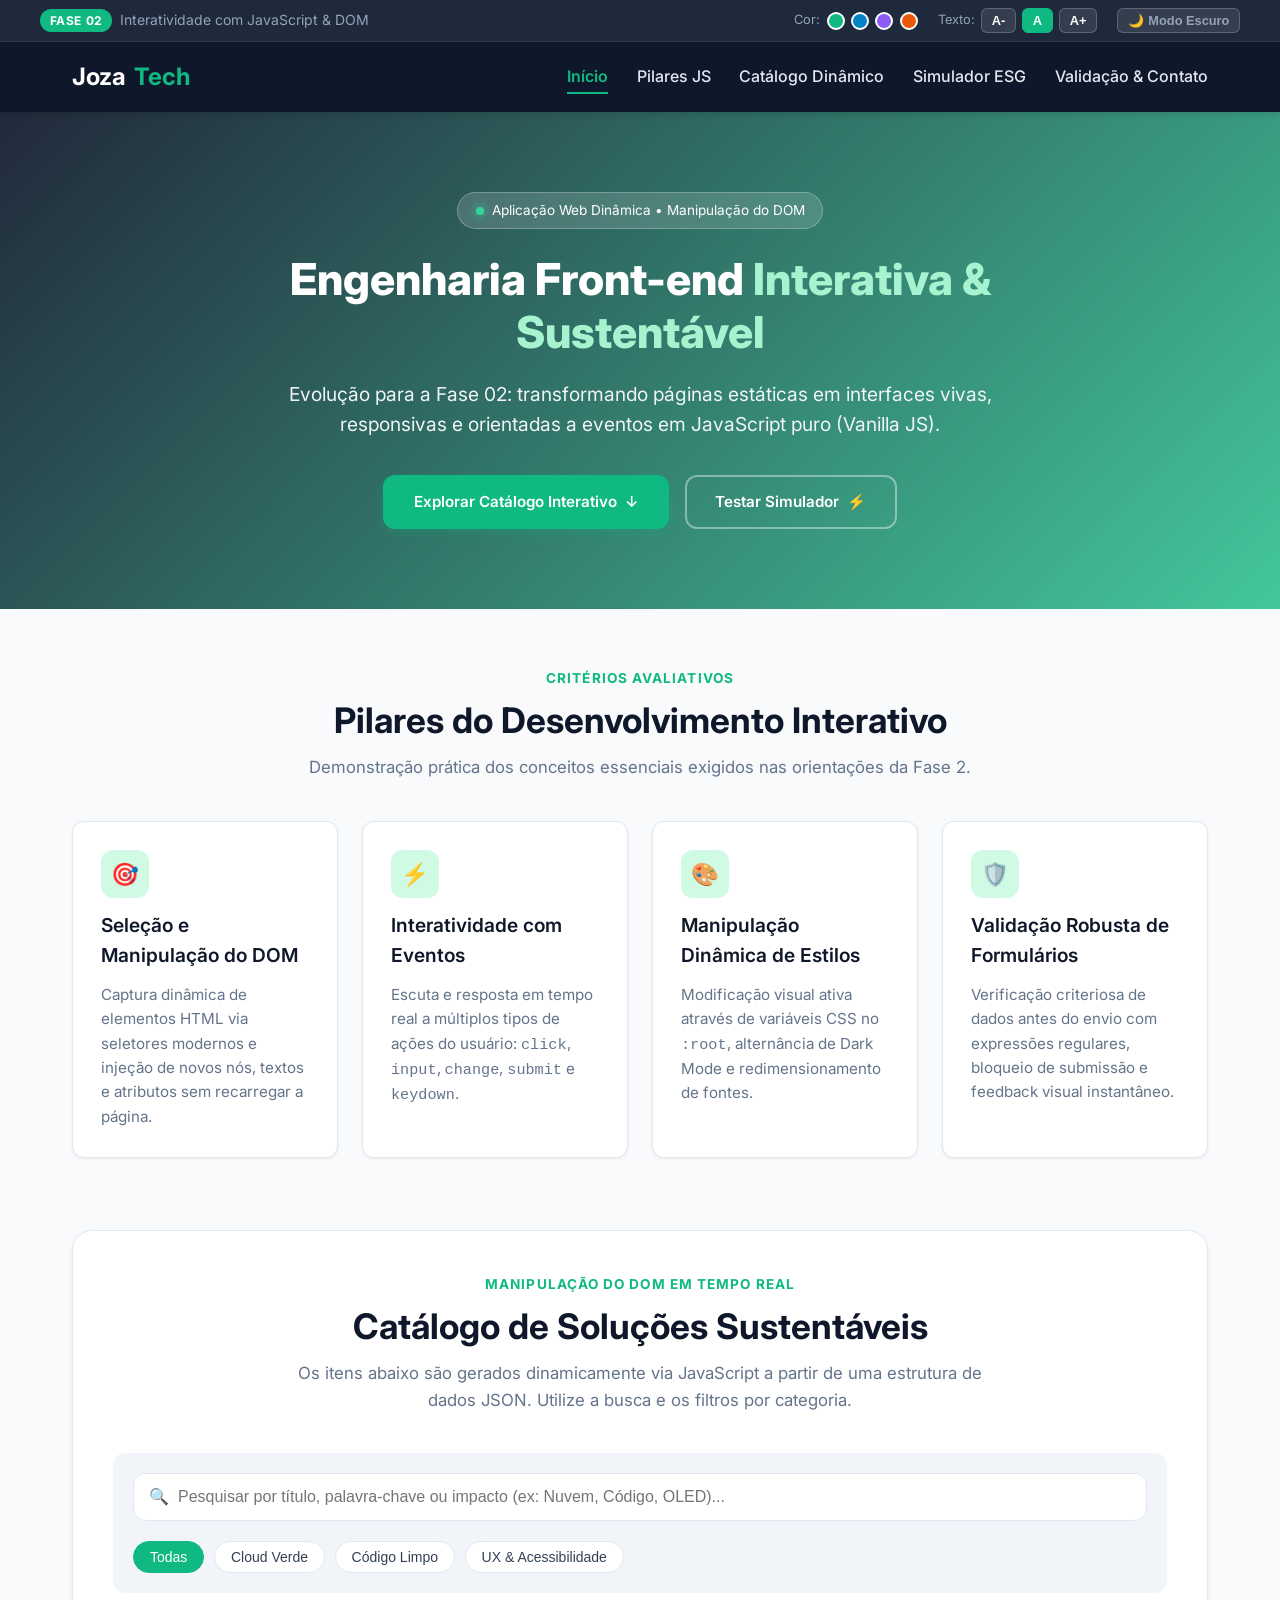
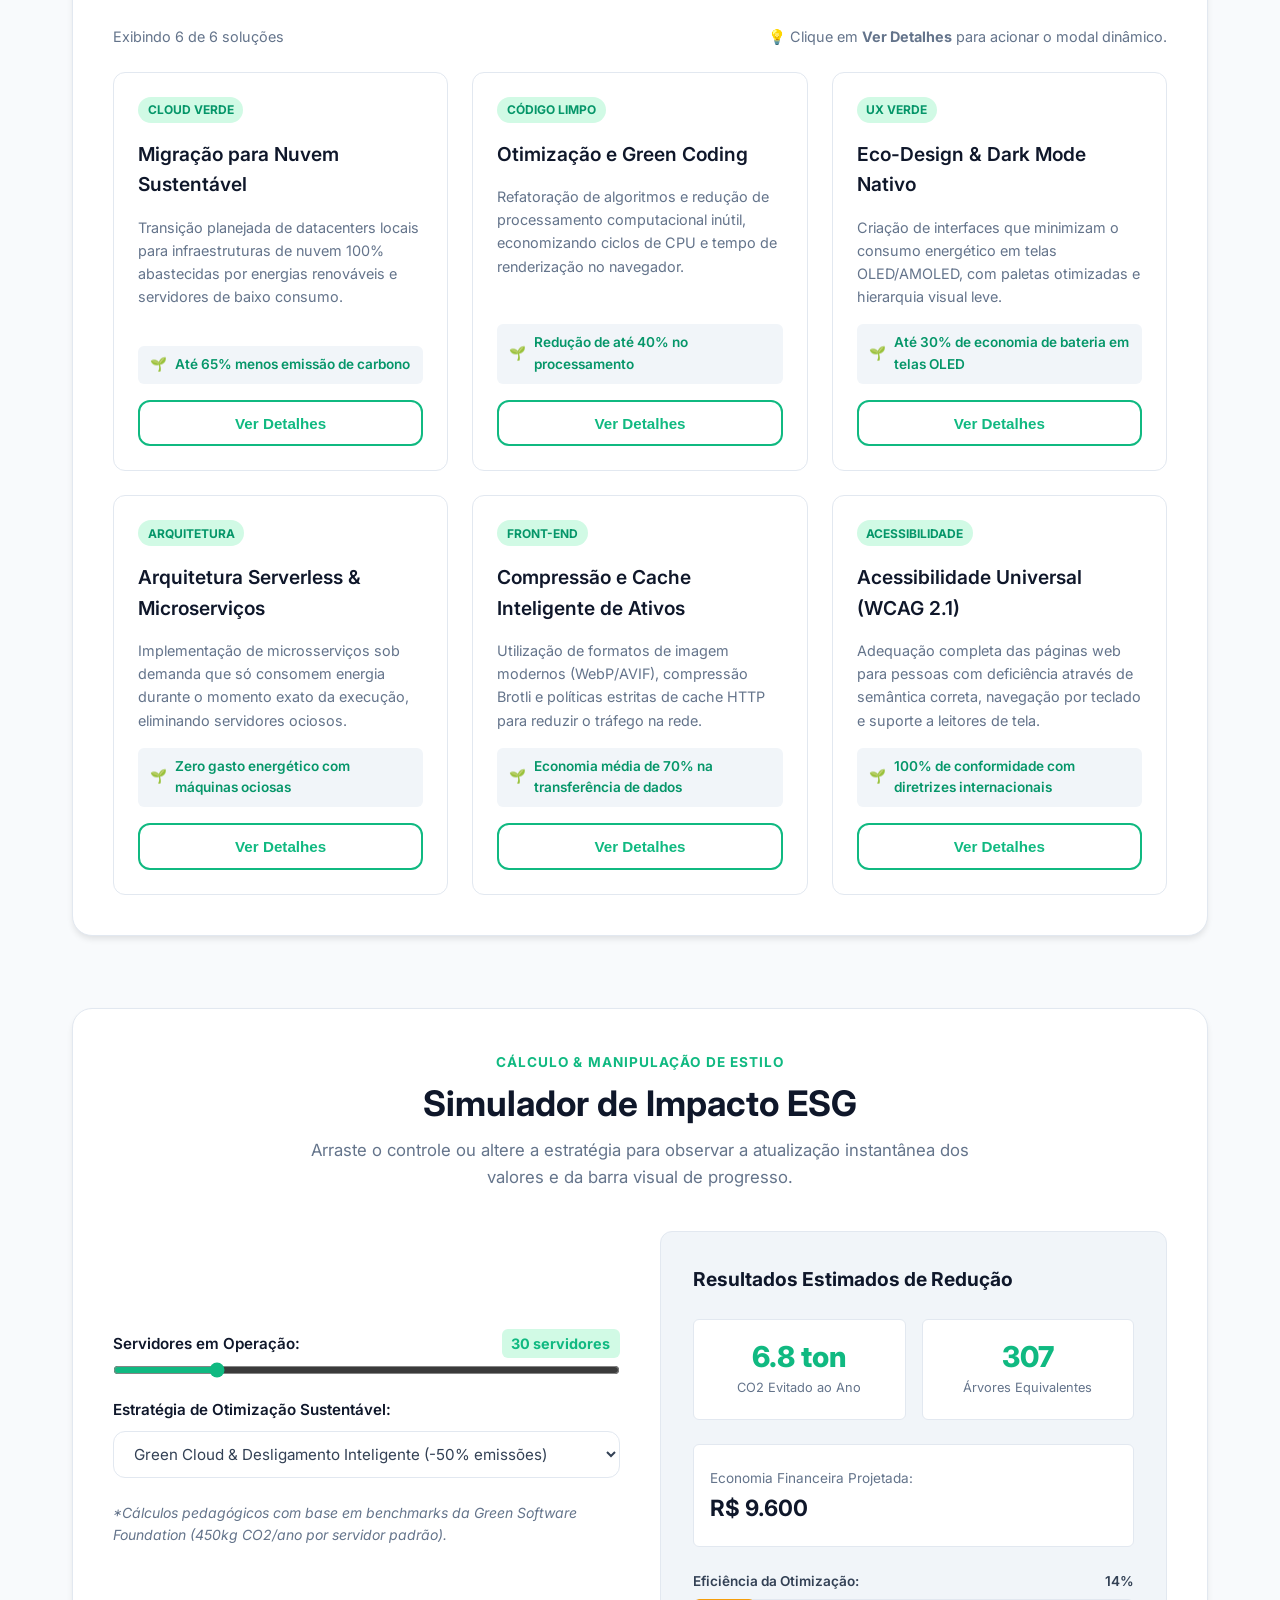
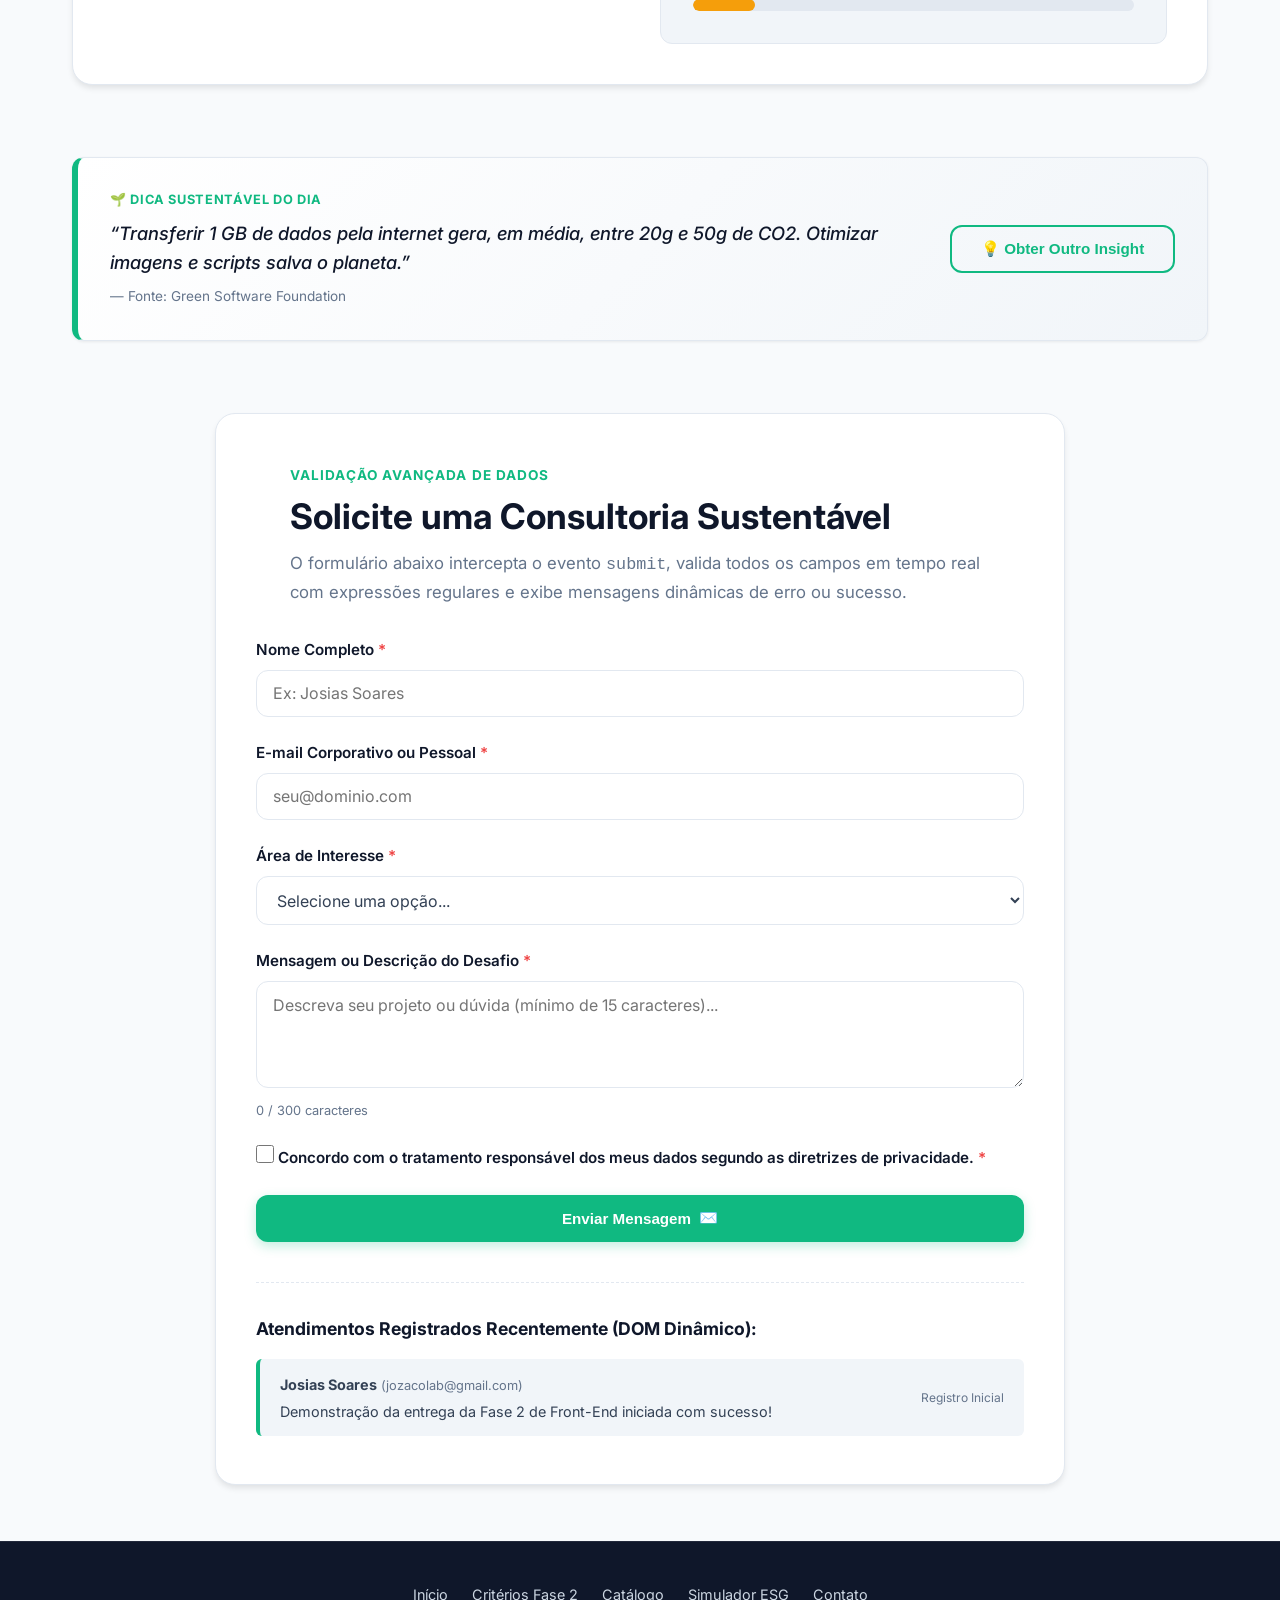
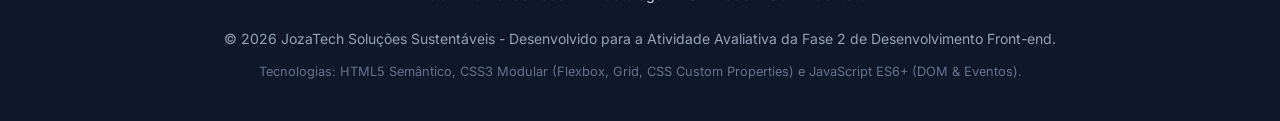
<file: Site_Fase_02/index.html>
<!DOCTYPE html>
<html lang="pt-BR">
<head>
    <meta charset="UTF-8">
    <meta name="viewport" content="width=device-width, initial-scale=1.0">
    <title>JozaTech Soluções - Fase 02: Interatividade & Manipulação do DOM</title>
    <meta name="description" content="Aplicação web interativa desenvolvida para a Avaliação da Fase 2 de Desenvolvimento Front-end. Foco em manipulação do DOM, eventos, validação de dados e personalização de estilos com JavaScript.">
    
    <!-- Google Fonts: Inter -->
    <link rel="preconnect" href="https://fonts.googleapis.com">
    <link rel="preconnect" href="https://fonts.gstatic.com" crossorigin>
    <link href="https://fonts.googleapis.com/css2?family=Inter:wght@300;400;500;600;700;800&display=swap" rel="stylesheet">
    
    <!-- Folha de Estilos Modular -->
    <link rel="stylesheet" href="css/style.css">
</head>
<body>

    <!-- ======================================================================
         1. Barra de Acessibilidade & Customização Visual (Manipulada por JS)
         ====================================================================== -->
    <aside class="accessibility-bar" aria-label="Controles de Acessibilidade e Estilo">
        <div class="accessibility-container">
            <div class="accessibility-notice">
                <span class="badge-phase">Fase 02</span>
                <span>Interatividade com JavaScript & DOM</span>
            </div>

            <div class="controls-group">
                <!-- Seletor de Paleta de Cores Dinâmica -->
                <div class="control-item">
                    <span>Cor:</span>
                    <div class="color-dots" title="Selecione uma cor de destaque">
                        <button class="dot-color" data-color="#10b981" aria-label="Cor Verde Esmeralda" title="Verde Esmeralda"></button>
                        <button class="dot-color" data-color="#0284c7" aria-label="Cor Azul Oceano" title="Azul Oceano"></button>
                        <button class="dot-color" data-color="#8b5cf6" aria-label="Cor Roxo Tech" title="Roxo Tech"></button>
                        <button class="dot-color" data-color="#ea580c" aria-label="Cor Laranja Energia" title="Laranja Energia"></button>
                    </div>
                </div>

                <!-- Controle de Tamanho de Fonte -->
                <div class="control-item" role="group" aria-label="Ajuste do tamanho de texto">
                    <span>Texto:</span>
                    <button id="font-decrease" class="btn-ctrl" aria-label="Diminuir fonte">A-</button>
                    <button id="font-reset" class="btn-ctrl active" aria-label="Fonte padrão">A</button>
                    <button id="font-increase" class="btn-ctrl" aria-label="Aumentar fonte">A+</button>
                </div>

                <!-- Alternador de Tema Escuro / Claro -->
                <div class="control-item">
                    <button id="theme-toggle" class="btn-ctrl" aria-label="Alternar para Modo Escuro">
                        <span id="theme-icon">🌙</span>
                        <span id="theme-text">Modo Escuro</span>
                    </button>
                </div>
            </div>
        </div>
    </aside>

    <!-- ======================================================================
         2. Cabeçalho & Navegação Principal
         ====================================================================== -->
    <header>
        <div class="nav-container">
            <a href="#" class="logo">
                Joza<span>Tech</span>
            </a>

            <button id="mobile-toggle" class="btn-mobile-toggle" aria-label="Abrir menu de navegação" aria-expanded="false">
                ☰
            </button>

            <nav aria-label="Navegação do Site">
                <ul id="nav-menu" class="nav-menu">
                    <li><a href="#inicio" class="active">Início</a></li>
                    <li><a href="#pilares">Pilares JS</a></li>
                    <li><a href="#catalogo">Catálogo Dinâmico</a></li>
                    <li><a href="#simulador">Simulador ESG</a></li>
                    <li><a href="#contato">Validação & Contato</a></li>
                </ul>
            </nav>
        </div>
    </header>

    <!-- ======================================================================
         3. Seção Hero com Gatilhos de Ação
         ====================================================================== -->
    <section id="inicio" class="hero">
        <div class="hero-content">
            <div class="hero-pill">
                <span class="status-indicator"></span>
                <span>Aplicação Web Dinâmica • Manipulação do DOM</span>
            </div>
            <h1>Engenharia Front-end <span>Interativa & Sustentável</span></h1>
            <p>
                Evolução para a Fase 02: transformando páginas estáticas em interfaces vivas, responsivas e orientadas a eventos em JavaScript puro (Vanilla JS).
            </p>
            <div class="hero-actions">
                <a href="#catalogo" class="btn btn-primary">
                    <span>Explorar Catálogo Interativo</span>
                    <span>↓</span>
                </a>
                <a href="#simulador" class="btn btn-secondary">
                    <span>Testar Simulador</span>
                    <span>⚡</span>
                </a>
            </div>
        </div>
    </section>

    <!-- ======================================================================
         4. Conteúdo Principal da Aplicação
         ====================================================================== -->
    <main>

        <!-- 4.1 Pilares da Fase 02 (DOM, Eventos, Estilos e Validação) -->
        <section id="pilares" aria-labelledby="titulo-pilares">
            <div class="section-header">
                <span class="section-tag">Critérios Avaliativos</span>
                <h2 id="titulo-pilares" class="section-title">Pilares do Desenvolvimento Interativo</h2>
                <p class="section-subtitle">
                    Demonstração prática dos conceitos essenciais exigidos nas orientações da Fase 2.
                </p>
            </div>

            <div class="dom-features-grid">
                <div class="feature-card">
                    <div class="card-icon">🎯</div>
                    <h3>Seleção e Manipulação do DOM</h3>
                    <p>Captura dinâmica de elementos HTML via seletores modernos e injeção de novos nós, textos e atributos sem recarregar a página.</p>
                </div>

                <div class="feature-card">
                    <div class="card-icon">⚡</div>
                    <h3>Interatividade com Eventos</h3>
                    <p>Escuta e resposta em tempo real a múltiplos tipos de ações do usuário: <code>click</code>, <code>input</code>, <code>change</code>, <code>submit</code> e <code>keydown</code>.</p>
                </div>

                <div class="feature-card">
                    <div class="card-icon">🎨</div>
                    <h3>Manipulação Dinâmica de Estilos</h3>
                    <p>Modificação visual ativa através de variáveis CSS no <code>:root</code>, alternância de Dark Mode e redimensionamento de fontes.</p>
                </div>

                <div class="feature-card">
                    <div class="card-icon">🛡️</div>
                    <h3>Validação Robusta de Formulários</h3>
                    <p>Verificação criteriosa de dados antes do envio com expressões regulares, bloqueio de submissão e feedback visual instantâneo.</p>
                </div>
            </div>
        </section>

        <!-- 4.2 Catálogo Dinâmico com Filtros, Busca e Geração de Elementos no DOM -->
        <section id="catalogo" class="catalog-section" aria-labelledby="titulo-catalogo">
            <div class="section-header">
                <span class="section-tag">Manipulação do DOM em Tempo Real</span>
                <h2 id="titulo-catalogo" class="section-title">Catálogo de Soluções Sustentáveis</h2>
                <p class="section-subtitle">
                    Os itens abaixo são gerados dinamicamente via JavaScript a partir de uma estrutura de dados JSON. Utilize a busca e os filtros por categoria.
                </p>
            </div>

            <!-- Barra de Ferramentas: Busca e Filtros -->
            <div class="catalog-toolbar">
                <div class="search-box-wrapper">
                    <span class="search-icon">🔍</span>
                    <input 
                        type="search" 
                        id="search-input" 
                        class="search-input" 
                        placeholder="Pesquisar por título, palavra-chave ou impacto (ex: Nuvem, Código, OLED)..."
                        aria-label="Pesquisar soluções sustentáveis"
                    >
                </div>

                <div class="filter-pills" role="group" aria-label="Filtrar por categoria">
                    <button class="filter-btn active" data-filter="all">Todas</button>
                    <button class="filter-btn" data-filter="cloud">Cloud Verde</button>
                    <button class="filter-btn" data-filter="codigo">Código Limpo</button>
                    <button class="filter-btn" data-filter="design">UX & Acessibilidade</button>
                </div>
            </div>

            <div class="catalog-status">
                <span id="catalog-count">Carregando catálogo...</span>
                <span>💡 Clique em <strong>Ver Detalhes</strong> para acionar o modal dinâmico.</span>
            </div>

            <!-- Grade onde o JavaScript injeta os cards -->
            <div id="catalog-grid" class="catalog-grid" aria-live="polite">
                <!-- Conteúdo renderizado pelo arquivo js/script.js -->
            </div>
        </section>

        <!-- 4.3 Simulador Interativo: Cálculos, Eventos Input e Mudança de Estilos -->
        <section id="simulador" class="simulator-section" aria-labelledby="titulo-simulador">
            <div class="section-header">
                <span class="section-tag">Cálculo & Manipulação de Estilo</span>
                <h2 id="titulo-simulador" class="section-title">Simulador de Impacto ESG</h2>
                <p class="section-subtitle">
                    Arraste o controle ou altere a estratégia para observar a atualização instantânea dos valores e da barra visual de progresso.
                </p>
            </div>

            <div class="simulator-layout">
                <!-- Controles do Simulador -->
                <div class="sim-controls">
                    <div class="control-block">
                        <div class="control-label-wrapper">
                            <label for="range-servers">Servidores em Operação:</label>
                            <span id="range-value" class="range-value-badge">30 servidores</span>
                        </div>
                        <input 
                            type="range" 
                            id="range-servers" 
                            class="sim-range" 
                            min="1" 
                            max="150" 
                            value="30"
                            aria-label="Selecione a quantidade de servidores"
                        >
                    </div>

                    <div class="control-block">
                        <label for="select-strategy">Estratégia de Otimização Sustentável:</label>
                        <select id="select-strategy" class="sim-select" aria-label="Estratégia de Otimização">
                            <option value="0.30">Refatoração de Front-End & Compressão (-30% emissões)</option>
                            <option value="0.50" selected>Green Cloud & Desligamento Inteligente (-50% emissões)</option>
                            <option value="0.70">Arquitetura Serverless 100% Renovável (-70% emissões)</option>
                        </select>
                    </div>

                    <p style="font-size: 0.875rem; color: var(--text-light);">
                        <em>*Cálculos pedagógicos com base em benchmarks da Green Software Foundation (450kg CO2/ano por servidor padrão).</em>
                    </p>
                </div>

                <!-- Resultados e Barra de Progresso Manipulada no DOM -->
                <div class="sim-results">
                    <h4>Resultados Estimados de Redução</h4>
                    
                    <div class="result-metric-grid">
                        <div class="metric-box">
                            <div id="metric-co2" class="metric-number">0 kg</div>
                            <div class="metric-label">CO2 Evitado ao Ano</div>
                        </div>

                        <div class="metric-box">
                            <div id="metric-trees" class="metric-number">0</div>
                            <div class="metric-label">Árvores Equivalentes</div>
                        </div>
                    </div>

                    <div class="metric-box" style="text-align: left;">
                        <span style="font-size: 0.85rem; color: var(--text-light);">Economia Financeira Projetada:</span>
                        <div id="metric-economy" style="font-size: 1.4rem; font-weight: 700; color: var(--secondary-color);">R$ 0</div>
                    </div>

                    <!-- Barra de Progresso Dinâmica -->
                    <div class="progress-container">
                        <div class="progress-header">
                            <span>Eficiência da Otimização:</span>
                            <span id="progress-percent">0%</span>
                        </div>
                        <div class="progress-bar-bg" role="progressbar" aria-valuemin="0" aria-valuemax="100">
                            <div id="progress-fill" class="progress-bar-fill"></div>
                        </div>
                    </div>
                </div>
            </div>
        </section>

        <!-- 4.4 Dica Sustentável do Dia (Manipulação Assíncrona de Conteúdo) -->
        <section aria-labelledby="titulo-insight">
            <h2 id="titulo-insight" class="visually-hidden" style="display:none;">Dica de TI Verde</h2>
            <div class="insight-box">
                <div class="insight-text-area">
                    <div class="insight-label">🌱 Dica Sustentável do Dia</div>
                    <blockquote id="insight-quote" class="insight-quote">
                        “Transferir 1 GB de dados pela internet gera, em média, entre 20g e 50g de CO2. Otimizar imagens e scripts salva o planeta.”
                    </blockquote>
                    <p id="insight-author" class="insight-author">— Fonte: Green Software Foundation</p>
                </div>
                <button id="btn-new-insight" class="btn btn-outline" type="button">
                    💡 Obter Outro Insight
                </button>
            </div>
        </section>

        <!-- 4.5 Formulário de Contato com Validação Completa em JavaScript -->
        <section id="contato" class="contact-section" aria-labelledby="titulo-contato">
            <div class="section-header" style="text-align: left; margin-bottom: 2rem;">
                <span class="section-tag">Validação Avançada de Dados</span>
                <h2 id="titulo-contato" class="section-title">Solicite uma Consultoria Sustentável</h2>
                <p class="section-subtitle">
                    O formulário abaixo intercepta o evento <code>submit</code>, valida todos os campos em tempo real com expressões regulares e exibe mensagens dinâmicas de erro ou sucesso.
                </p>
            </div>

            <form id="contact-form" novalidate>
                <!-- Campo Nome -->
                <div class="form-group">
                    <label for="nome">Nome Completo <span class="required-mark">*</span></label>
                    <input 
                        type="text" 
                        id="nome" 
                        name="nome" 
                        class="form-control" 
                        placeholder="Ex: Josias Soares" 
                        required
                    >
                    <span id="error-nome" class="error-message"></span>
                </div>

                <!-- Campo E-mail -->
                <div class="form-group">
                    <label for="email">E-mail Corporativo ou Pessoal <span class="required-mark">*</span></label>
                    <input 
                        type="email" 
                        id="email" 
                        name="email" 
                        class="form-control" 
                        placeholder="seu@dominio.com" 
                        required
                    >
                    <span id="error-email" class="error-message"></span>
                </div>

                <!-- Campo Assunto -->
                <div class="form-group">
                    <label for="assunto">Área de Interesse <span class="required-mark">*</span></label>
                    <select id="assunto" name="assunto" class="form-control" required>
                        <option value="">Selecione uma opção...</option>
                        <option value="cloud">Migração para Cloud Verde</option>
                        <option value="coding">Auditoria de Green Coding & Front-end</option>
                        <option value="acessibilidade">Acessibilidade Digital (WCAG 2.1)</option>
                        <option value="outro">Outras Consultorias Sustentáveis</option>
                    </select>
                    <span id="error-assunto" class="error-message"></span>
                </div>

                <!-- Campo Mensagem com Contador de Caracteres -->
                <div class="form-group">
                    <label for="mensagem">Mensagem ou Descrição do Desafio <span class="required-mark">*</span></label>
                    <textarea 
                        id="mensagem" 
                        name="mensagem" 
                        rows="4" 
                        maxlength="300" 
                        class="form-control" 
                        placeholder="Descreva seu projeto ou dúvida (mínimo de 15 caracteres)..." 
                        required
                    ></textarea>
                    <div style="display: flex; justify-content: space-between; align-items: flex-start;">
                        <span id="error-mensagem" class="error-message"></span>
                        <span id="char-counter" class="char-counter">0 / 300 caracteres</span>
                    </div>
                </div>

                <!-- Termos e Condições -->
                <div class="form-group">
                    <label class="checkbox-label" for="termos">
                        <input type="checkbox" id="termos" name="termos" required>
                        <span>Concordo com o tratamento responsável dos meus dados segundo as diretrizes de privacidade. <span class="required-mark">*</span></span>
                    </label>
                    <span id="error-termos" class="error-message"></span>
                </div>

                <!-- Botão de Envio com Efeito Dinâmico -->
                <button type="submit" class="btn btn-primary" style="width: 100%;">
                    <span>Enviar Mensagem</span>
                    <span>✉️</span>
                </button>
            </form>

            <!-- Histórico Dinâmico de Envios Recentes adicionados via DOM -->
            <div class="recent-submissions">
                <h4>Atendimentos Registrados Recentemente (DOM Dinâmico):</h4>
                <div id="submissions-list" class="submissions-list">
                    <div class="submission-item">
                        <div>
                            <strong>Josias Soares</strong> 
                            <span style="color: var(--text-light); font-size: 0.8rem;">(jozacolab@gmail.com)</span>
                            <p style="margin-top: 0.2rem; color: var(--text-main);">Demonstração da entrega da Fase 2 de Front-End iniciada com sucesso!</p>
                        </div>
                        <span style="font-size: 0.75rem; color: var(--text-light); white-space: nowrap;">Registro Inicial</span>
                    </div>
                </div>
            </div>
        </section>

    </main>

    <!-- ======================================================================
         5. Janela Modal de Detalhes (Manipulada dinamicamente via JS)
         ====================================================================== -->
    <div id="modal-overlay" class="modal-overlay" role="dialog" aria-modal="true" aria-hidden="true">
        <div class="modal-container">
            <button id="btn-close-modal" class="btn-close-modal" aria-label="Fechar janela modal">&times;</button>
            <div class="modal-content">
                <span id="modal-category" class="solution-tag" style="margin-bottom: 0.75rem; display: inline-block;">Categoria</span>
                <h3 id="modal-title">Título da Solução</h3>
                <p id="modal-description">Descrição aprofundada da solução selecionada.</p>
                <div class="modal-highlight">
                    <strong id="modal-impact">Impacto:</strong>
                </div>
                <button class="btn btn-primary" onclick="document.getElementById('modal-overlay').classList.remove('open');" style="width: 100%;">
                    Entendido, Voltar à Página
                </button>
            </div>
        </div>
    </div>

    <!-- Contêiner de Notificações Flutuantes (Toast) -->
    <div id="toast-container" class="toast-container" aria-live="assertive"></div>

    <!-- ======================================================================
         6. Rodapé
         ====================================================================== -->
    <footer>
        <div class="footer-content">
            <ul class="footer-links">
                <li><a href="#inicio">Início</a></li>
                <li><a href="#pilares">Critérios Fase 2</a></li>
                <li><a href="#catalogo">Catálogo</a></li>
                <li><a href="#simulador">Simulador ESG</a></li>
                <li><a href="#contato">Contato</a></li>
            </ul>
            <p>&copy; 2026 JozaTech Soluções Sustentáveis - Desenvolvido para a Atividade Avaliativa da Fase 2 de Desenvolvimento Front-end.</p>
            <p style="font-size: 0.8rem; color: #64748b;">
                Tecnologias: HTML5 Semântico, CSS3 Modular (Flexbox, Grid, CSS Custom Properties) e JavaScript ES6+ (DOM & Eventos).
            </p>
        </div>
    </footer>

    <!-- Script JavaScript com defer para garantir o carregamento do DOM -->
    <script src="js/script.js" defer></script>
</body>
</html>
</file>
<file: Site_Fase_02/css/style.css>
/* ==========================================================================
   JozaTech Soluções - Fase 02: CSS Principal & Temas
   Disciplina: Desenvolvimento Front-end (6º Período)
   Recursos: CSS Grid, Flexbox, Variáveis CSS, Dark Theme, Design Responsivo
   ========================================================================== */

/* --------------------------------------------------------------------------
   1. Variáveis CSS Globais (Custom Properties para manipulação via JS)
   -------------------------------------------------------------------------- */
:root {
    --primary-color: #10b981;
    --primary-dark: #059669;
    --primary-light: #d1fae5;
    --primary-glow: rgba(16, 185, 129, 0.25);
    
    --secondary-color: #0f172a;
    --secondary-light: #1e293b;
    
    --text-main: #334155;
    --text-light: #64748b;
    --text-inverse: #f8fafc;
    
    --bg-body: #f8fafc;
    --bg-card: #ffffff;
    --bg-card-subtle: #f1f5f9;
    --bg-header: #0f172a;
    
    --border-color: #e2e8f0;
    --border-focus: var(--primary-color);
    
    --danger-color: #ef4444;
    --danger-bg: #fee2e2;
    --success-color: #10b981;
    --success-bg: #d1fae5;
    --warning-color: #f59e0b;
    --info-color: #3b82f6;

    --radius-sm: 6px;
    --radius-md: 12px;
    --radius-lg: 20px;
    --radius-full: 9999px;

    --font-scale: 1rem;
    --transition-fast: 0.2s ease;
    --transition-normal: 0.3s cubic-bezier(0.4, 0, 0.2, 1);
    
    --shadow-sm: 0 1px 3px rgba(0, 0, 0, 0.07);
    --shadow-md: 0 4px 6px -1px rgba(0, 0, 0, 0.1);
    --shadow-lg: 0 10px 20px -3px rgba(0, 0, 0, 0.12);
}

/* --------------------------------------------------------------------------
   2. Modo Escuro (Aplicado dinamicamente via JS na classe .dark-theme)
   -------------------------------------------------------------------------- */
body.dark-theme {
    --secondary-color: #090d16;
    --secondary-light: #131c2e;
    
    --text-main: #e2e8f0;
    --text-light: #94a3b8;
    --text-inverse: #ffffff;
    
    --bg-body: #0b0f19;
    --bg-card: #151f32;
    --bg-card-subtle: #1c273d;
    --bg-header: #090d16;
    
    --border-color: #25334c;
    --danger-bg: #450a0a;
    --success-bg: #064e3b;
    
    --shadow-sm: 0 1px 3px rgba(0, 0, 0, 0.4);
    --shadow-md: 0 4px 6px -1px rgba(0, 0, 0, 0.5);
    --shadow-lg: 0 10px 20px -3px rgba(0, 0, 0, 0.6);
}

/* --------------------------------------------------------------------------
   3. Reset & Estilos Base
   -------------------------------------------------------------------------- */
* {
    margin: 0;
    padding: 0;
    box-sizing: border-box;
}

html {
    scroll-behavior: smooth;
    font-size: var(--font-scale);
}

body {
    font-family: 'Inter', -apple-system, BlinkMacSystemFont, "Segoe UI", Roboto, sans-serif;
    background-color: var(--bg-body);
    color: var(--text-main);
    line-height: 1.6;
    transition: background-color var(--transition-normal), color var(--transition-normal);
    min-height: 100vh;
    display: flex;
    flex-direction: column;
}

img {
    max-width: 100%;
    display: block;
}

/* --------------------------------------------------------------------------
   4. Barra de Acessibilidade & Customização Visual (Manipulada por JS)
   -------------------------------------------------------------------------- */
.accessibility-bar {
    background-color: var(--secondary-light);
    color: #e2e8f0;
    padding: 0.5rem 1.5rem;
    font-size: 0.875rem;
    border-bottom: 1px solid rgba(255, 255, 255, 0.08);
}

.accessibility-container {
    max-width: 1200px;
    margin: 0 auto;
    display: flex;
    justify-content: space-between;
    align-items: center;
    flex-wrap: wrap;
    gap: 0.75rem;
}

.accessibility-notice {
    display: flex;
    align-items: center;
    gap: 0.5rem;
    color: #94a3b8;
}

.badge-phase {
    background: var(--primary-color);
    color: #ffffff;
    font-weight: 700;
    font-size: 0.75rem;
    padding: 0.15rem 0.6rem;
    border-radius: var(--radius-full);
    letter-spacing: 0.05em;
    text-transform: uppercase;
}

.controls-group {
    display: flex;
    align-items: center;
    gap: 1.25rem;
    flex-wrap: wrap;
}

.control-item {
    display: flex;
    align-items: center;
    gap: 0.4rem;
}

.control-item span {
    font-size: 0.8rem;
    color: #94a3b8;
}

.btn-ctrl {
    background: rgba(255, 255, 255, 0.1);
    color: #ffffff;
    border: 1px solid rgba(255, 255, 255, 0.2);
    padding: 0.25rem 0.6rem;
    border-radius: var(--radius-sm);
    font-size: 0.8rem;
    font-weight: 600;
    cursor: pointer;
    transition: var(--transition-fast);
    display: inline-flex;
    align-items: center;
    gap: 0.3rem;
}

.btn-ctrl:hover, .btn-ctrl:focus {
    background: var(--primary-color);
    border-color: var(--primary-color);
    outline: none;
}

.btn-ctrl.active {
    background: var(--primary-color);
    border-color: var(--primary-color);
}

.color-dots {
    display: flex;
    gap: 0.4rem;
    align-items: center;
}

.dot-color {
    width: 18px;
    height: 18px;
    border-radius: 50%;
    border: 2px solid #ffffff;
    cursor: pointer;
    transition: transform var(--transition-fast);
}

.dot-color:hover, .dot-color:focus {
    transform: scale(1.25);
    outline: none;
}

.dot-color[data-color="#10b981"] { background-color: #10b981; }
.dot-color[data-color="#0284c7"] { background-color: #0284c7; }
.dot-color[data-color="#8b5cf6"] { background-color: #8b5cf6; }
.dot-color[data-color="#ea580c"] { background-color: #ea580c; }

/* --------------------------------------------------------------------------
   5. Cabeçalho & Navegação
   -------------------------------------------------------------------------- */
header {
    background-color: var(--bg-header);
    color: #ffffff;
    position: sticky;
    top: 0;
    z-index: 100;
    box-shadow: var(--shadow-md);
    transition: background-color var(--transition-normal);
}

.nav-container {
    max-width: 1200px;
    margin: 0 auto;
    padding: 1rem 2rem;
    display: flex;
    justify-content: space-between;
    align-items: center;
}

.logo {
    font-size: 1.5rem;
    font-weight: 700;
    color: #ffffff;
    text-decoration: none;
    display: flex;
    align-items: center;
    gap: 0.5rem;
}

.logo span {
    color: var(--primary-color);
    transition: color var(--transition-fast);
}

.nav-menu {
    list-style: none;
    display: flex;
    gap: 1.8rem;
    align-items: center;
}

.nav-menu a {
    color: #e2e8f0;
    text-decoration: none;
    font-weight: 500;
    transition: var(--transition-fast);
    position: relative;
    padding: 0.2rem 0;
}

.nav-menu a:hover, .nav-menu a:focus {
    color: var(--primary-color);
}

.nav-menu a.active {
    color: var(--primary-color);
    font-weight: 600;
}

.nav-menu a::after {
    content: '';
    position: absolute;
    bottom: -4px;
    left: 0;
    width: 0;
    height: 2px;
    background-color: var(--primary-color);
    transition: width var(--transition-fast);
}

.nav-menu a:hover::after, .nav-menu a.active::after {
    width: 100%;
}

.btn-mobile-toggle {
    display: none;
    background: none;
    border: none;
    color: #ffffff;
    font-size: 1.5rem;
    cursor: pointer;
}

/* --------------------------------------------------------------------------
   6. Seção Hero Interativa
   -------------------------------------------------------------------------- */
.hero {
    background: linear-gradient(135deg, rgba(15, 23, 42, 0.92) 0%, rgba(16, 185, 129, 0.78) 100%),
                url('https://images.unsplash.com/photo-1497435334941-8c899ee9e8e9?auto=format&fit=crop&w=1920&q=80') center/cover no-repeat;
    color: #ffffff;
    padding: 5rem 2rem;
    text-align: center;
    position: relative;
}

.hero-content {
    max-width: 860px;
    margin: 0 auto;
}

.hero-pill {
    display: inline-flex;
    align-items: center;
    gap: 0.5rem;
    background: rgba(255, 255, 255, 0.15);
    backdrop-filter: blur(6px);
    padding: 0.4rem 1.1rem;
    border-radius: var(--radius-full);
    font-size: 0.85rem;
    margin-bottom: 1.5rem;
    border: 1px solid rgba(255, 255, 255, 0.25);
}

.hero-pill .status-indicator {
    width: 8px;
    height: 8px;
    border-radius: 50%;
    background-color: #34d399;
    box-shadow: 0 0 8px #34d399;
    animation: pulse 2s infinite;
}

@keyframes pulse {
    0%, 100% { opacity: 1; transform: scale(1); }
    50% { opacity: 0.5; transform: scale(0.9); }
}

.hero h1 {
    font-size: 2.75rem;
    line-height: 1.2;
    margin-bottom: 1.25rem;
    font-weight: 800;
}

.hero h1 span {
    color: #a7f3d0;
}

.hero p {
    font-size: 1.2rem;
    margin-bottom: 2.2rem;
    color: #f1f5f9;
    max-width: 720px;
    margin-left: auto;
    margin-right: auto;
}

.hero-actions {
    display: flex;
    justify-content: center;
    gap: 1rem;
    flex-wrap: wrap;
}

/* --------------------------------------------------------------------------
   7. Botões & Elementos Comuns
   -------------------------------------------------------------------------- */
.btn {
    display: inline-flex;
    align-items: center;
    justify-content: center;
    gap: 0.5rem;
    padding: 0.8rem 1.8rem;
    border-radius: var(--radius-md);
    font-size: 0.95rem;
    font-weight: 600;
    text-decoration: none;
    border: 2px solid transparent;
    cursor: pointer;
    transition: var(--transition-normal);
}

.btn-primary {
    background-color: var(--primary-color);
    color: #ffffff;
    box-shadow: 0 4px 12px var(--primary-glow);
}

.btn-primary:hover, .btn-primary:focus {
    background-color: var(--primary-dark);
    transform: translateY(-2px);
    box-shadow: 0 6px 16px var(--primary-glow);
}

.btn-secondary {
    background-color: transparent;
    color: #ffffff;
    border-color: rgba(255, 255, 255, 0.4);
}

.btn-secondary:hover, .btn-secondary:focus {
    background-color: rgba(255, 255, 255, 0.15);
    border-color: #ffffff;
    transform: translateY(-2px);
}

.btn-outline {
    background-color: transparent;
    color: var(--primary-color);
    border-color: var(--primary-color);
}

.btn-outline:hover, .btn-outline:focus {
    background-color: var(--primary-color);
    color: #ffffff;
}

/* --------------------------------------------------------------------------
   8. Layout do Conteúdo Principal
   -------------------------------------------------------------------------- */
main {
    max-width: 1200px;
    margin: 3.5rem auto;
    padding: 0 2rem;
    display: flex;
    flex-direction: column;
    gap: 4.5rem;
    flex-grow: 1;
    width: 100%;
}

.section-header {
    text-align: center;
    max-width: 700px;
    margin: 0 auto 2.5rem;
}

.section-tag {
    display: inline-block;
    color: var(--primary-color);
    font-weight: 700;
    font-size: 0.85rem;
    text-transform: uppercase;
    letter-spacing: 0.08em;
    margin-bottom: 0.5rem;
}

.section-title {
    font-size: 2.2rem;
    color: var(--secondary-color);
    font-weight: 700;
    margin-bottom: 0.75rem;
    line-height: 1.25;
    transition: color var(--transition-normal);
}

body.dark-theme .section-title {
    color: var(--text-inverse);
}

.section-subtitle {
    color: var(--text-light);
    font-size: 1.05rem;
}

/* --------------------------------------------------------------------------
   9. Seção de Demonstração de Manipulação do DOM & Eventos (Cards Informativos)
   -------------------------------------------------------------------------- */
.dom-features-grid {
    display: grid;
    grid-template-columns: repeat(auto-fit, minmax(260px, 1fr));
    gap: 1.5rem;
}

.feature-card {
    background: var(--bg-card);
    border: 1px solid var(--border-color);
    border-radius: var(--radius-md);
    padding: 1.75rem;
    box-shadow: var(--shadow-sm);
    transition: var(--transition-normal);
    display: flex;
    flex-direction: column;
    gap: 0.75rem;
}

.feature-card:hover {
    transform: translateY(-4px);
    box-shadow: var(--shadow-lg);
    border-color: var(--primary-color);
}

.card-icon {
    width: 48px;
    height: 48px;
    border-radius: var(--radius-md);
    background-color: var(--primary-light);
    color: var(--primary-dark);
    display: flex;
    align-items: center;
    justify-content: center;
    font-size: 1.4rem;
}

body.dark-theme .card-icon {
    background-color: rgba(16, 185, 129, 0.2);
    color: #34d399;
}

.feature-card h3 {
    font-size: 1.2rem;
    color: var(--secondary-color);
    font-weight: 600;
}

body.dark-theme .feature-card h3 {
    color: var(--text-inverse);
}

.feature-card p {
    color: var(--text-light);
    font-size: 0.95rem;
}

/* --------------------------------------------------------------------------
   10. Seção de Catálogo Dinâmico (Renderização DOM, Filtro e Busca)
   -------------------------------------------------------------------------- */
.catalog-section {
    background: var(--bg-card);
    border: 1px solid var(--border-color);
    border-radius: var(--radius-lg);
    padding: 2.5rem;
    box-shadow: var(--shadow-md);
}

.catalog-toolbar {
    display: flex;
    flex-direction: column;
    gap: 1.25rem;
    margin-bottom: 2rem;
    background: var(--bg-card-subtle);
    padding: 1.25rem;
    border-radius: var(--radius-md);
}

.search-box-wrapper {
    position: relative;
    width: 100%;
}

.search-input {
    width: 100%;
    padding: 0.85rem 1rem 0.85rem 2.75rem;
    border: 1px solid var(--border-color);
    border-radius: var(--radius-md);
    background: var(--bg-card);
    color: var(--text-main);
    font-size: 1rem;
    transition: var(--transition-fast);
}

.search-input:focus {
    outline: none;
    border-color: var(--primary-color);
    box-shadow: 0 0 0 3px var(--primary-glow);
}

.search-icon {
    position: absolute;
    left: 1rem;
    top: 50%;
    transform: translateY(-50%);
    color: var(--text-light);
    pointer-events: none;
}

.filter-pills {
    display: flex;
    gap: 0.6rem;
    flex-wrap: wrap;
    align-items: center;
}

.filter-btn {
    background: var(--bg-card);
    border: 1px solid var(--border-color);
    color: var(--text-main);
    padding: 0.45rem 1rem;
    border-radius: var(--radius-full);
    font-size: 0.875rem;
    font-weight: 500;
    cursor: pointer;
    transition: var(--transition-fast);
}

.filter-btn:hover {
    border-color: var(--primary-color);
    color: var(--primary-color);
}

.filter-btn.active {
    background: var(--primary-color);
    border-color: var(--primary-color);
    color: #ffffff;
}

.catalog-status {
    display: flex;
    justify-content: space-between;
    align-items: center;
    color: var(--text-light);
    font-size: 0.9rem;
    margin-bottom: 1.5rem;
}

.catalog-grid {
    display: grid;
    grid-template-columns: repeat(auto-fill, minmax(320px, 1fr));
    gap: 1.5rem;
}

.solution-card {
    background: var(--bg-card);
    border: 1px solid var(--border-color);
    border-radius: var(--radius-md);
    padding: 1.5rem;
    display: flex;
    flex-direction: column;
    justify-content: space-between;
    gap: 1rem;
    transition: var(--transition-normal);
}

.solution-card:hover {
    border-color: var(--primary-color);
    box-shadow: var(--shadow-md);
    transform: translateY(-3px);
}

.solution-header {
    display: flex;
    justify-content: space-between;
    align-items: flex-start;
    gap: 0.5rem;
}

.solution-tag {
    font-size: 0.75rem;
    font-weight: 700;
    padding: 0.2rem 0.6rem;
    border-radius: var(--radius-full);
    background: var(--primary-light);
    color: var(--primary-dark);
    text-transform: uppercase;
}

body.dark-theme .solution-tag {
    background: rgba(16, 185, 129, 0.2);
    color: #34d399;
}

.solution-card h4 {
    font-size: 1.2rem;
    color: var(--secondary-color);
    font-weight: 600;
}

body.dark-theme .solution-card h4 {
    color: var(--text-inverse);
}

.solution-card p {
    color: var(--text-light);
    font-size: 0.9rem;
    flex-grow: 1;
}

.solution-metric {
    display: flex;
    align-items: center;
    gap: 0.5rem;
    font-size: 0.85rem;
    color: var(--primary-dark);
    font-weight: 600;
    background: var(--bg-card-subtle);
    padding: 0.5rem 0.75rem;
    border-radius: var(--radius-sm);
}

body.dark-theme .solution-metric {
    color: #6ee7b7;
}

.empty-state {
    grid-column: 1 / -1;
    text-align: center;
    padding: 3rem 1rem;
    color: var(--text-light);
}

.empty-state p {
    margin-top: 0.5rem;
    font-size: 1.1rem;
}

/* --------------------------------------------------------------------------
   11. Seção do Simulador Interativo de Economia (DOM + Cálculos + Estilos)
   -------------------------------------------------------------------------- */
.simulator-section {
    background: var(--bg-card);
    border: 1px solid var(--border-color);
    border-radius: var(--radius-lg);
    padding: 2.5rem;
    box-shadow: var(--shadow-md);
}

.simulator-layout {
    display: grid;
    grid-template-columns: 1fr 1fr;
    gap: 2.5rem;
    align-items: center;
}

@media (max-width: 850px) {
    .simulator-layout {
        grid-template-columns: 1fr;
    }
}

.sim-controls {
    display: flex;
    flex-direction: column;
    gap: 1.5rem;
}

.control-block {
    display: flex;
    flex-direction: column;
    gap: 0.5rem;
}

.control-label-wrapper {
    display: flex;
    justify-content: space-between;
    align-items: center;
}

.control-block label {
    font-weight: 600;
    color: var(--secondary-color);
    font-size: 0.95rem;
}

body.dark-theme .control-block label {
    color: var(--text-inverse);
}

.range-value-badge {
    font-weight: 700;
    color: var(--primary-color);
    background: var(--primary-light);
    padding: 0.2rem 0.6rem;
    border-radius: var(--radius-sm);
    font-size: 0.9rem;
}

body.dark-theme .range-value-badge {
    background: rgba(16, 185, 129, 0.25);
    color: #34d399;
}

.sim-range {
    width: 100%;
    cursor: pointer;
    accent-color: var(--primary-color);
    height: 8px;
    background: var(--bg-card-subtle);
    border-radius: var(--radius-full);
}

.sim-select {
    width: 100%;
    padding: 0.75rem 1rem;
    border: 1px solid var(--border-color);
    border-radius: var(--radius-md);
    background: var(--bg-card);
    color: var(--text-main);
    font-size: 0.95rem;
    font-family: inherit;
    transition: var(--transition-fast);
}

.sim-select:focus {
    outline: none;
    border-color: var(--primary-color);
}

.sim-results {
    background: var(--bg-card-subtle);
    border: 1px solid var(--border-color);
    border-radius: var(--radius-md);
    padding: 2rem;
    display: flex;
    flex-direction: column;
    gap: 1.5rem;
}

.sim-results h4 {
    color: var(--secondary-color);
    font-size: 1.2rem;
    font-weight: 700;
}

body.dark-theme .sim-results h4 {
    color: var(--text-inverse);
}

.result-metric-grid {
    display: grid;
    grid-template-columns: 1fr 1fr;
    gap: 1rem;
}

.metric-box {
    background: var(--bg-card);
    padding: 1.25rem 1rem;
    border-radius: var(--radius-sm);
    border: 1px solid var(--border-color);
    text-align: center;
}

.metric-number {
    font-size: 1.8rem;
    font-weight: 800;
    color: var(--primary-color);
    line-height: 1.2;
}

.metric-label {
    font-size: 0.8rem;
    color: var(--text-light);
    margin-top: 0.25rem;
}

.progress-container {
    display: flex;
    flex-direction: column;
    gap: 0.4rem;
}

.progress-header {
    display: flex;
    justify-content: space-between;
    font-size: 0.85rem;
    font-weight: 600;
}

.progress-bar-bg {
    width: 100%;
    height: 12px;
    background: var(--border-color);
    border-radius: var(--radius-full);
    overflow: hidden;
}

.progress-bar-fill {
    height: 100%;
    width: 45%;
    background: var(--primary-color);
    border-radius: var(--radius-full);
    transition: width 0.4s ease, background-color 0.4s ease;
}

/* --------------------------------------------------------------------------
   12. Seção de Insight / Dica Sustentável (Conteúdo Dinâmico)
   -------------------------------------------------------------------------- */
.insight-box {
    background: linear-gradient(135deg, var(--bg-card) 0%, var(--bg-card-subtle) 100%);
    border: 1px solid var(--border-color);
    border-left: 6px solid var(--primary-color);
    border-radius: var(--radius-md);
    padding: 2rem;
    box-shadow: var(--shadow-sm);
    display: flex;
    justify-content: space-between;
    align-items: center;
    gap: 2rem;
    flex-wrap: wrap;
}

.insight-text-area {
    flex: 1;
    min-width: 280px;
}

.insight-label {
    font-size: 0.8rem;
    font-weight: 700;
    color: var(--primary-color);
    text-transform: uppercase;
    letter-spacing: 0.05em;
    margin-bottom: 0.5rem;
}

.insight-quote {
    font-size: 1.15rem;
    font-weight: 500;
    color: var(--secondary-color);
    font-style: italic;
    transition: opacity 0.3s ease;
}

body.dark-theme .insight-quote {
    color: var(--text-inverse);
}

.insight-author {
    font-size: 0.85rem;
    color: var(--text-light);
    margin-top: 0.5rem;
}

/* --------------------------------------------------------------------------
   13. Formulário de Contato com Validação Completa em JS
   -------------------------------------------------------------------------- */
.contact-section {
    background: var(--bg-card);
    border: 1px solid var(--border-color);
    border-radius: var(--radius-lg);
    padding: 3rem 2.5rem;
    box-shadow: var(--shadow-md);
    max-width: 850px;
    margin: 0 auto;
    width: 100%;
}

.form-group {
    margin-bottom: 1.5rem;
    position: relative;
}

.form-group label {
    display: block;
    margin-bottom: 0.45rem;
    font-weight: 600;
    color: var(--secondary-color);
    font-size: 0.95rem;
}

body.dark-theme .form-group label {
    color: var(--text-inverse);
}

.required-mark {
    color: var(--danger-color);
}

.input-feedback-wrapper {
    position: relative;
    display: flex;
    align-items: center;
}

.form-control {
    width: 100%;
    padding: 0.8rem 1rem;
    border: 1px solid var(--border-color);
    border-radius: var(--radius-md);
    font-family: inherit;
    font-size: 1rem;
    background-color: var(--bg-card);
    color: var(--text-main);
    transition: var(--transition-fast);
}

.form-control:focus {
    outline: none;
    border-color: var(--primary-color);
    box-shadow: 0 0 0 3px var(--primary-glow);
}

/* Estados de validação dinâmicos via JS */
.form-control.is-invalid {
    border-color: var(--danger-color) !important;
    background-color: var(--danger-bg) !important;
}

.form-control.is-valid {
    border-color: var(--success-color) !important;
}

.error-message {
    display: none;
    color: var(--danger-color);
    font-size: 0.825rem;
    margin-top: 0.35rem;
    font-weight: 500;
}

.error-message.visible {
    display: block;
    animation: fadeIn 0.2s ease-in-out;
}

.char-counter {
    display: flex;
    justify-content: flex-end;
    font-size: 0.8rem;
    color: var(--text-light);
    margin-top: 0.3rem;
}

.char-counter.warning {
    color: var(--warning-color);
    font-weight: 600;
}

.char-counter.limit {
    color: var(--danger-color);
    font-weight: 700;
}

.checkbox-label {
    display: flex;
    align-items: center;
    gap: 0.6rem;
    cursor: pointer;
    font-size: 0.9rem;
    color: var(--text-main);
}

.checkbox-label input[type="checkbox"] {
    width: 18px;
    height: 18px;
    accent-color: var(--primary-color);
    cursor: pointer;
}

/* Lista de Mensagens Enviadas (Atualização Dinâmica do DOM) */
.recent-submissions {
    margin-top: 2.5rem;
    padding-top: 2rem;
    border-top: 1px dashed var(--border-color);
}

.recent-submissions h4 {
    font-size: 1.1rem;
    margin-bottom: 1rem;
    color: var(--secondary-color);
}

body.dark-theme .recent-submissions h4 {
    color: var(--text-inverse);
}

.submissions-list {
    display: flex;
    flex-direction: column;
    gap: 0.75rem;
}

.submission-item {
    background: var(--bg-card-subtle);
    padding: 0.85rem 1.25rem;
    border-radius: var(--radius-sm);
    border-left: 4px solid var(--primary-color);
    font-size: 0.9rem;
    display: flex;
    justify-content: space-between;
    align-items: center;
    animation: fadeIn 0.3s ease;
}

/* --------------------------------------------------------------------------
   14. Modal Dinâmico de Detalhes
   -------------------------------------------------------------------------- */
.modal-overlay {
    position: fixed;
    top: 0;
    left: 0;
    width: 100%;
    height: 100%;
    background-color: rgba(0, 0, 0, 0.6);
    backdrop-filter: blur(4px);
    display: flex;
    justify-content: center;
    align-items: center;
    padding: 1.5rem;
    z-index: 1000;
    opacity: 0;
    visibility: hidden;
    transition: opacity 0.3s ease, visibility 0.3s ease;
}

.modal-overlay.open {
    opacity: 1;
    visibility: visible;
}

.modal-container {
    background: var(--bg-card);
    border: 1px solid var(--border-color);
    border-radius: var(--radius-lg);
    max-width: 580px;
    width: 100%;
    padding: 2.2rem;
    box-shadow: var(--shadow-lg);
    position: relative;
    transform: scale(0.9);
    transition: transform 0.3s cubic-bezier(0.34, 1.56, 0.64, 1);
}

.modal-overlay.open .modal-container {
    transform: scale(1);
}

.btn-close-modal {
    position: absolute;
    top: 1.2rem;
    right: 1.2rem;
    background: none;
    border: none;
    font-size: 1.5rem;
    color: var(--text-light);
    cursor: pointer;
    line-height: 1;
    padding: 0.2rem;
}

.btn-close-modal:hover {
    color: var(--danger-color);
}

.modal-content h3 {
    font-size: 1.5rem;
    color: var(--secondary-color);
    margin-bottom: 0.75rem;
}

body.dark-theme .modal-content h3 {
    color: var(--text-inverse);
}

.modal-content p {
    color: var(--text-light);
    margin-bottom: 1.25rem;
    line-height: 1.6;
}

.modal-highlight {
    background: var(--bg-card-subtle);
    padding: 1rem;
    border-radius: var(--radius-sm);
    margin-bottom: 1.5rem;
    font-size: 0.9rem;
    color: var(--text-main);
    border-left: 4px solid var(--primary-color);
}

/* --------------------------------------------------------------------------
   15. Toast Notifications (Notificações Flutuantes dinâmicas via DOM)
   -------------------------------------------------------------------------- */
.toast-container {
    position: fixed;
    bottom: 2rem;
    right: 2rem;
    display: flex;
    flex-direction: column;
    gap: 0.75rem;
    z-index: 2000;
    pointer-events: none;
}

.toast {
    pointer-events: auto;
    background: var(--secondary-color);
    color: #ffffff;
    padding: 0.9rem 1.4rem;
    border-radius: var(--radius-md);
    box-shadow: var(--shadow-lg);
    display: flex;
    align-items: center;
    gap: 0.75rem;
    font-size: 0.95rem;
    font-weight: 500;
    border-left: 5px solid var(--primary-color);
    animation: slideInRight 0.3s ease, fadeOut 0.3s ease 3.7s forwards;
}

.toast.toast-success { border-left-color: var(--success-color); }
.toast.toast-error { border-left-color: var(--danger-color); }

@keyframes slideInRight {
    from { transform: translateX(100%); opacity: 0; }
    to { transform: translateX(0); opacity: 1; }
}

@keyframes fadeOut {
    to { opacity: 0; transform: translateY(-10px); }
}

@keyframes fadeIn {
    from { opacity: 0; transform: translateY(6px); }
    to { opacity: 1; transform: translateY(0); }
}

/* --------------------------------------------------------------------------
   16. Rodapé
   -------------------------------------------------------------------------- */
footer {
    background-color: var(--bg-header);
    color: #94a3b8;
    text-align: center;
    padding: 2.5rem 2rem;
    margin-top: auto;
    border-top: 1px solid rgba(255, 255, 255, 0.08);
}

.footer-content {
    max-width: 1200px;
    margin: 0 auto;
    display: flex;
    flex-direction: column;
    gap: 0.75rem;
    align-items: center;
}

.footer-links {
    display: flex;
    gap: 1.5rem;
    list-style: none;
    margin-bottom: 0.5rem;
}

.footer-links a {
    color: #cbd5e1;
    text-decoration: none;
    font-size: 0.9rem;
    transition: var(--transition-fast);
}

.footer-links a:hover {
    color: var(--primary-color);
}

footer p {
    font-size: 0.875rem;
}

/* --------------------------------------------------------------------------
   17. Responsividade
   -------------------------------------------------------------------------- */
@media (max-width: 768px) {
    .btn-mobile-toggle {
        display: block;
    }

    .nav-menu {
        display: none;
        position: absolute;
        top: 100%;
        left: 0;
        right: 0;
        background-color: var(--bg-header);
        flex-direction: column;
        padding: 1.5rem;
        gap: 1rem;
        border-top: 1px solid rgba(255, 255, 255, 0.1);
        box-shadow: var(--shadow-lg);
    }

    .nav-menu.open {
        display: flex;
    }

    .hero h1 {
        font-size: 2.1rem;
    }

    .hero p {
        font-size: 1.05rem;
    }

    .accessibility-container {
        flex-direction: column;
        align-items: stretch;
    }

    .controls-group {
        justify-content: space-between;
    }

    .catalog-status {
        flex-direction: column;
        align-items: flex-start;
        gap: 0.5rem;
    }

    .toast-container {
        left: 1rem;
        right: 1rem;
        bottom: 1rem;
    }
}
</file>
